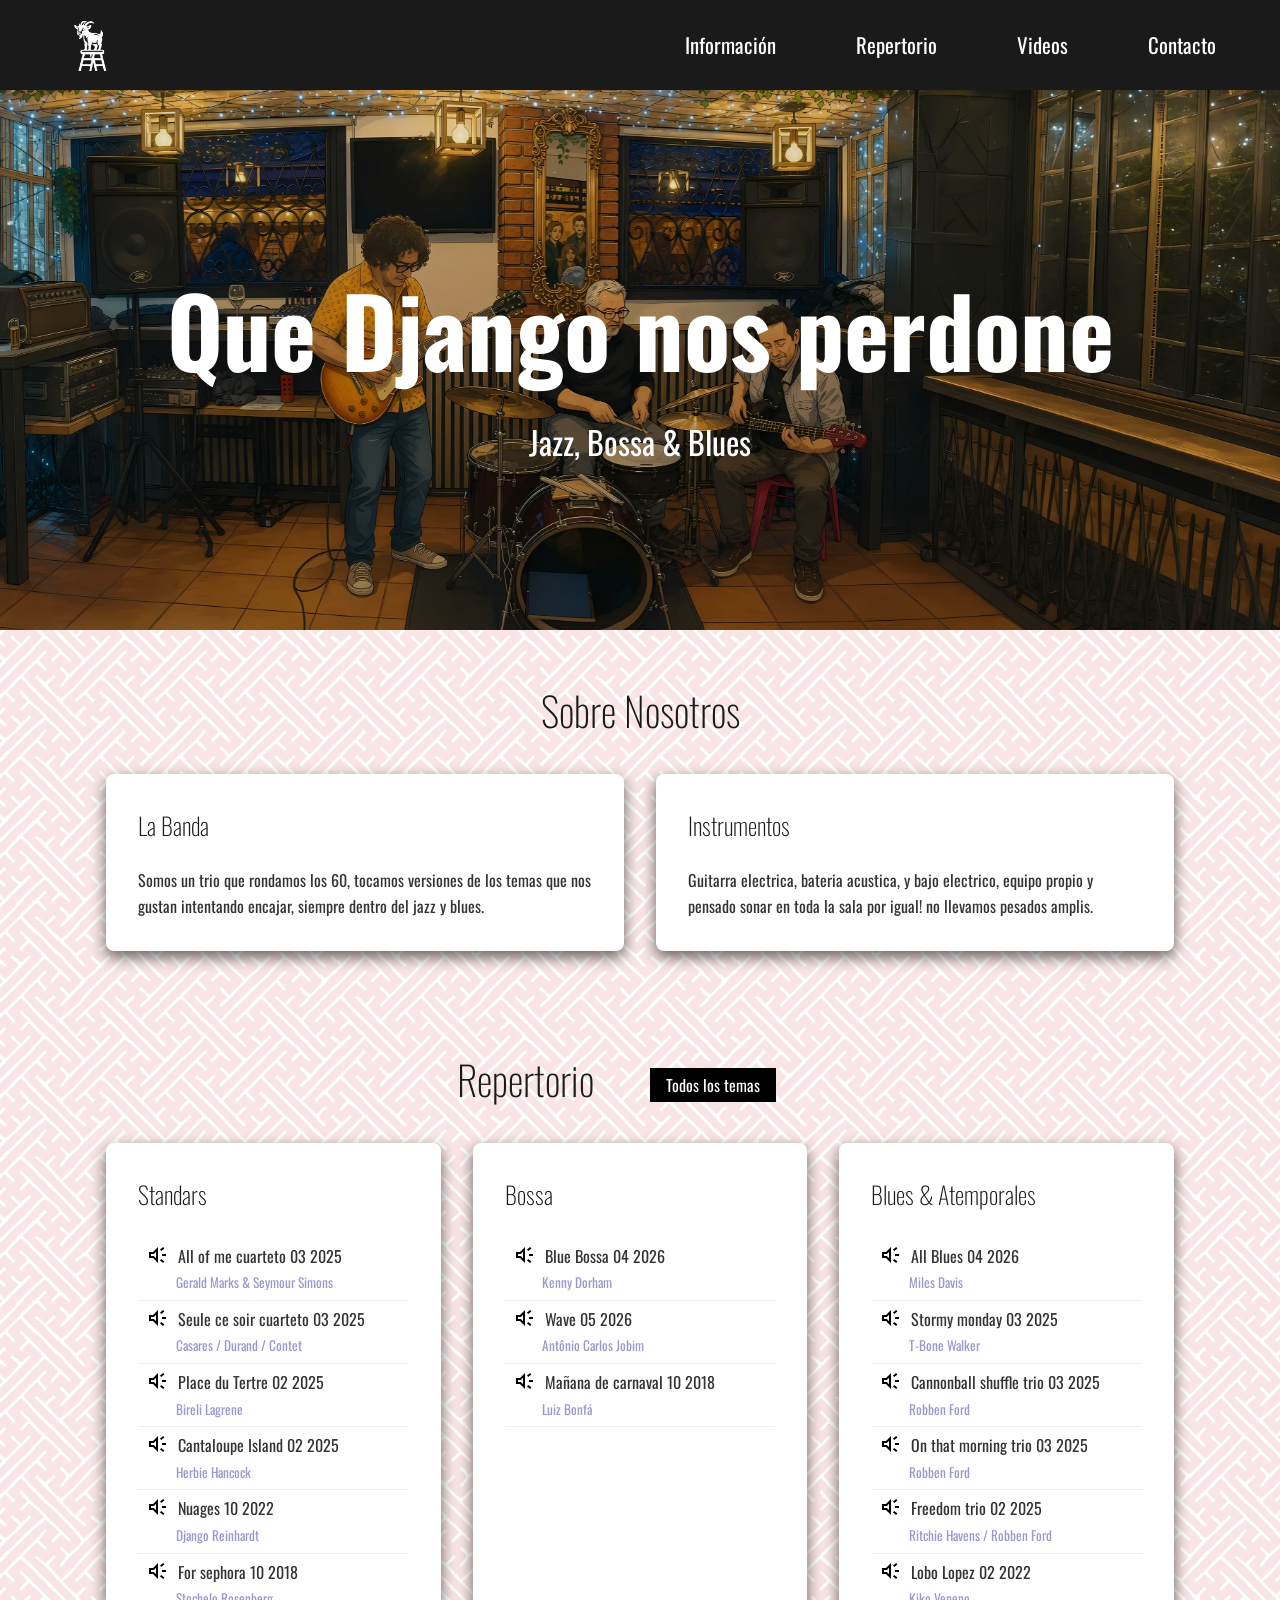
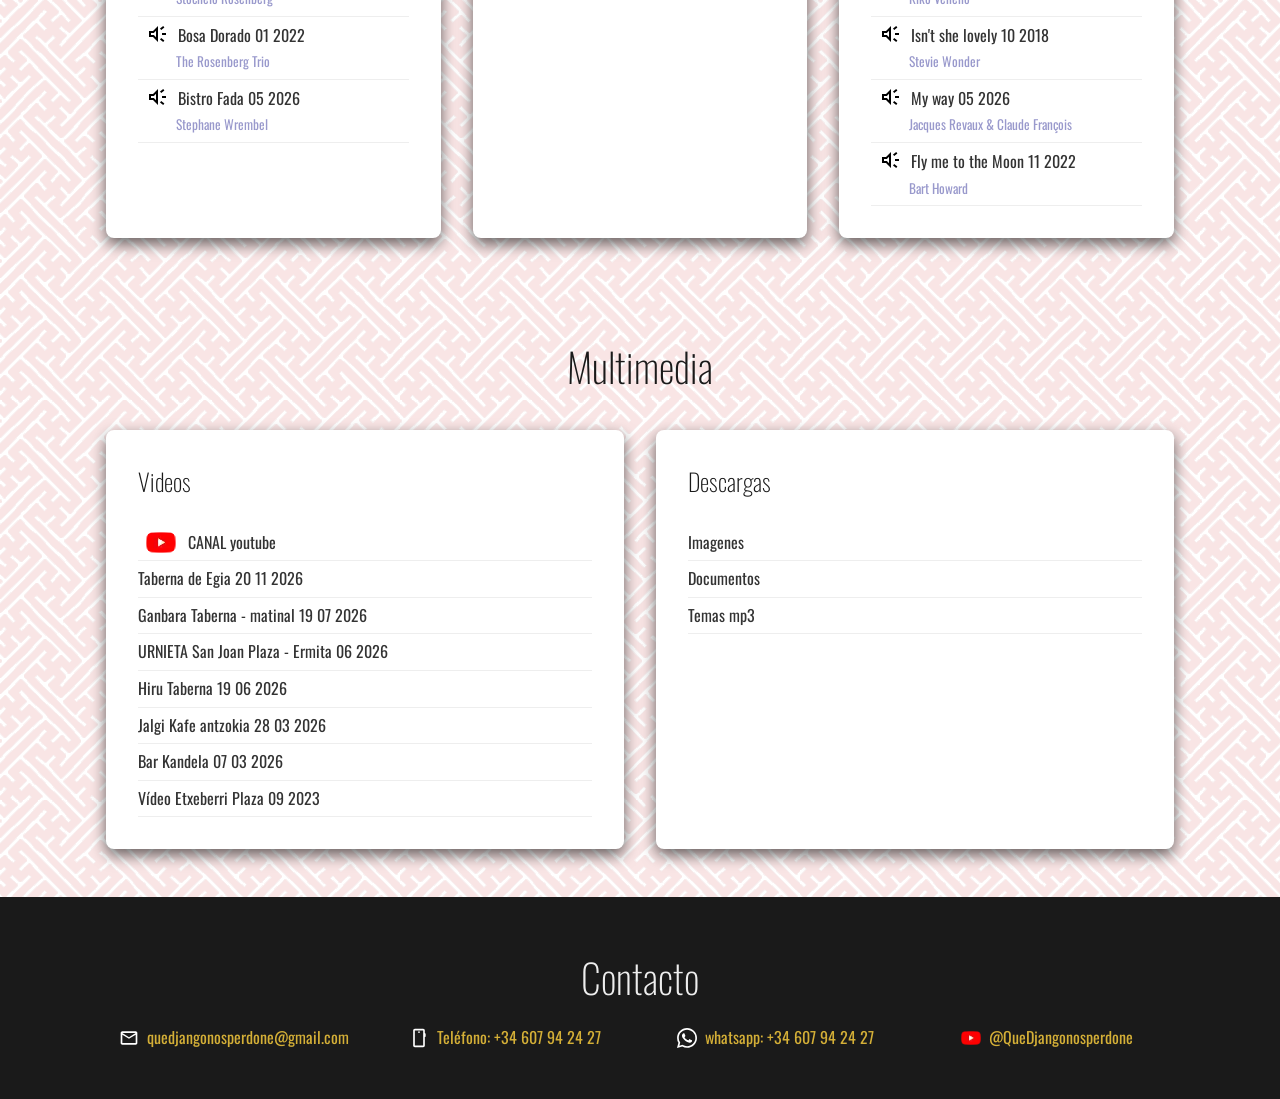
<file: docs/index.html>
<!DOCTYPE html>
<html lang="es">

<head>
    <meta charset="UTF-8">
    <meta name="viewport" content="width=device-width, initial-scale=1.0">
    <meta name="keywords" content="grupo, musical, gypsy, gipsy, manouche, jazz">
    <meta http-equiv="Cache-Control" content="no-store" />
    <meta name="description" content="Página del grupo de versiones">
    <title>Que Django nos perdone </title>
    <link rel="stylesheet" href="style.css">
    <link rel="shortcut icon" href="img/favicon.ico" />
    <script defer src="codigo.js"></script>
</head>

<body>
    <nav>
        <div class="logo"><img src="img/logo.webp" alt="nuestra cabra"></div>
        <ul class="nav-links">
            <li><a href="#info">Información</a></li>
            <li><a href="#temas">Repertorio</a></li>
            <li><a href="#video">Videos</a></li>
            <li><a href="#contacto">Contacto</a></li>
        </ul>
    </nav>

    <header class="hero">
        <div class="hero-content">
            <h1>Que Django nos perdone</h1>
            <p>Jazz, Bossa & Blues</p>
        </div>
    </header>

    <section id="info" class="container">
        <h2>Sobre Nosotros</h2>
        <div class="info-grid">
            <div class="info-card">
                <h3>La Banda</h3>
                <p>Somos un trio que rondamos los 60, tocamos versiones de los temas que nos gustan intentando
                    encajar, siempre dentro del jazz y blues.</p>
            </div>
            <div class="info-card">
                <h3>Instrumentos</h3>
                <p>Guitarra electrica, bateria acustica, y bajo electrico, equipo propio y pensado sonar
                    en toda la sala por igual! no llevamos pesados amplis.
                </p>
            </div>
        </div>
    </section>

    <section id="temas" class="bg-light">
        <div class="container">
            <h2>Repertorio <a href="temas.html">Todos los temas</a></h2>
            <div id="listaTemas" class="temas-grid">
                <div class="estilo-col">
                    <h3>Standars</h3>
                    <ul id="standars">
                        <!--/////////////////////-->
                    </ul>
                </div>
                <div class="estilo-col">
                    <h3>Bossa</h3>
                    <ul id="bossa">
                        <!--/////////////////////-->
                    </ul>
                </div>
                <div class="estilo-col">
                    <h3>Blues & Atemporales</h3>
                    <ul id="blues">
                        <!--/////////////////////-->
                    </ul>
                </div>
            </div>
        </div>
    </section>

    <section id="video" class="bg-light">
        <div class="container">
            <h2>Multimedia</h2>
            <div class="temas-grid">
                <div class="estilo-col">
                    <h3>Videos</h3>
                    <ul id="videos">
                        <!--/////////////////////-->
                    </ul>
                </div>
                <div class="estilo-col">
                    <h3>Descargas</h3>
                    <ul id="descargas">
                        <!--/////////////////////-->
                    </ul>
                </div>
            </div>
        </div>
    </section>

    <footer id="contacto">
        <div class="container">
            <h2>Contacto</h2>
            <div class="contact-info">
                <a href="mailto:quedjangonosperdone@gmail.com">
                    <img src="img/email.svg">quedjangonosperdone@gmail.com</a>
                <a href="tel:34607942427">
                    <img src="img/telefono.svg">Teléfono:&nbsp;+34&nbsp;607&nbsp;94&nbsp;24&nbsp;27</a>
                <a href="https://api.whatsapp.com/send?phone=607942427&text=">
                    <img src="img/whatsapp.svg">whatsapp:&nbsp;+34&nbsp;607&nbsp;94&nbsp;24&nbsp;27</a>
                <a href="https://www.youtube.com/@QueDjangonosperdone">
                    <img src="img/yt.webp">@QueDjangonosperdone</a>
                <!--<p><img src="img/instagram.svg"> Instagram: <a href="#">@tu_banda_musical</a></p>-->
            </div>
        </div>
    </footer>

    <audio id="reproductor" src=""></audio>

</body>

</html>
</file>
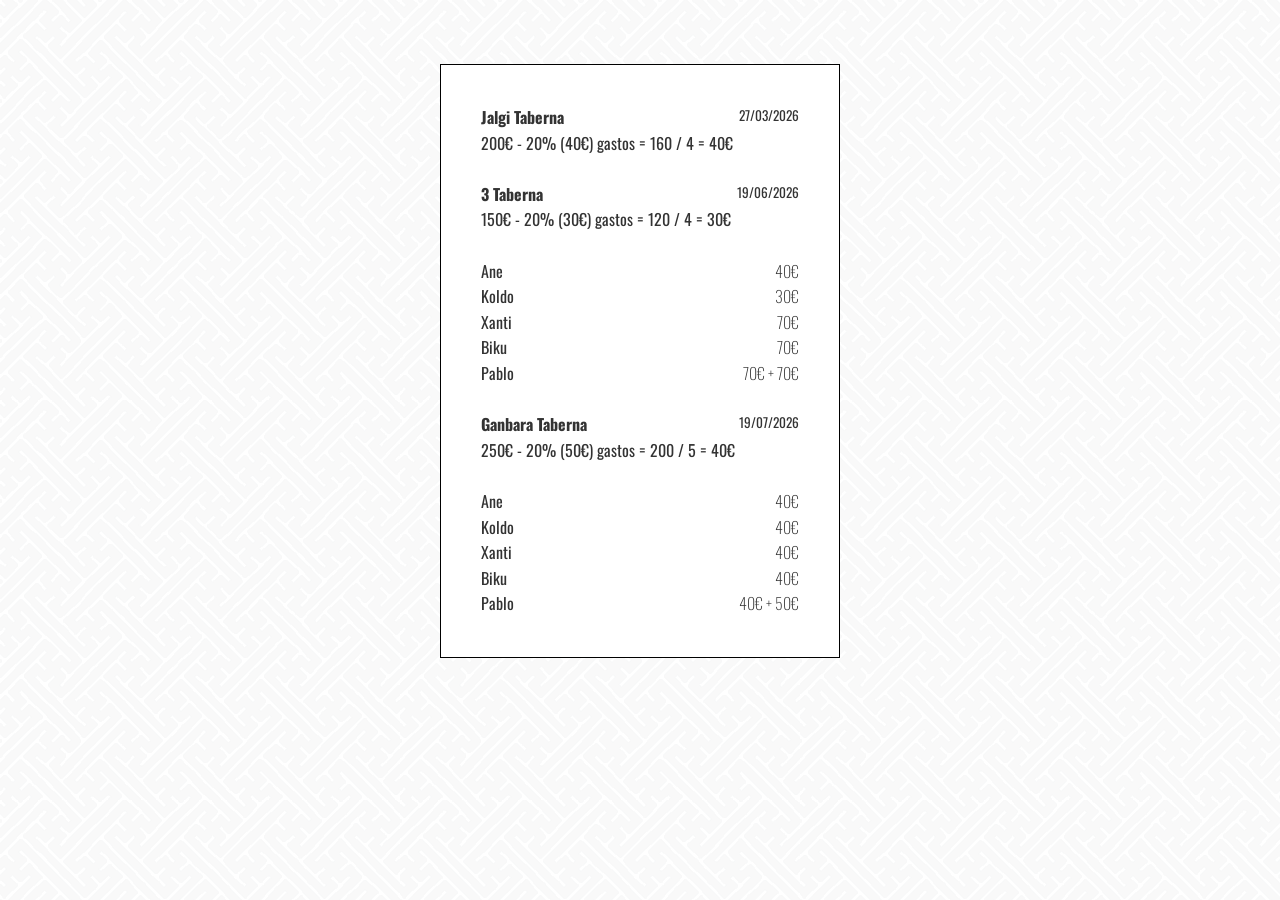
<file: docs/bolos.html>
<!DOCTYPE html>
<html lang="es">

<head>
    <meta charset="UTF-8">
    <meta name="viewport" content="width=device-width, initial-scale=1.0">
    <link rel="stylesheet" href="style.css">
    <title>Cuentas</title>
    <style>
        body {
            background-color: #f9f9f9
        }

        section {
            background-color: white;
            margin: 5% auto;
            max-width: 400px;
            padding: 40px;
            border: 1px solid #000;
        }

        span,
        h4 {
            display: inline-block;
            min-width: 100%;
        }

        span>b,
        h4>small {
            float: right;
            font-weight: lighter;
        }
    </style>
</head>

<body>
    <section>
        <h4>Jalgi Taberna<small>27/03/2026</small></h4>
        <p>200€ - 20% (40€) gastos = 160 / 4 = 40€</p>
        <br>
        <h4>3 Taberna<small>19/06/2026</small></h4>
        <p>150€ - 20% (30€) gastos = 120 / 4 = 30€</p>
        <br>
        <span>Ane<b>40€</b></span>
        <span>Koldo<b>30€</b></span>
        <span>Xanti<b>70€</b></span>
        <span>Biku<b>70€</b></span>
        <span>Pablo<b>70€ + 70€</b></span>
        <br><br>
        <h4>Ganbara Taberna<small>19/07/2026</small></h4>
        <p>250€ - 20% (50€) gastos = 200 / 5 = 40€</p>
        <br>
        <span>Ane<b>40€</b></span>
        <span>Koldo<b>40€</b></span>
        <span>Xanti<b>40€</b></span>
        <span>Biku<b>40€</b></span>
        <span>Pablo<b>40€ + 50€</b></span>
    </section>
</body>

</html>
</file>
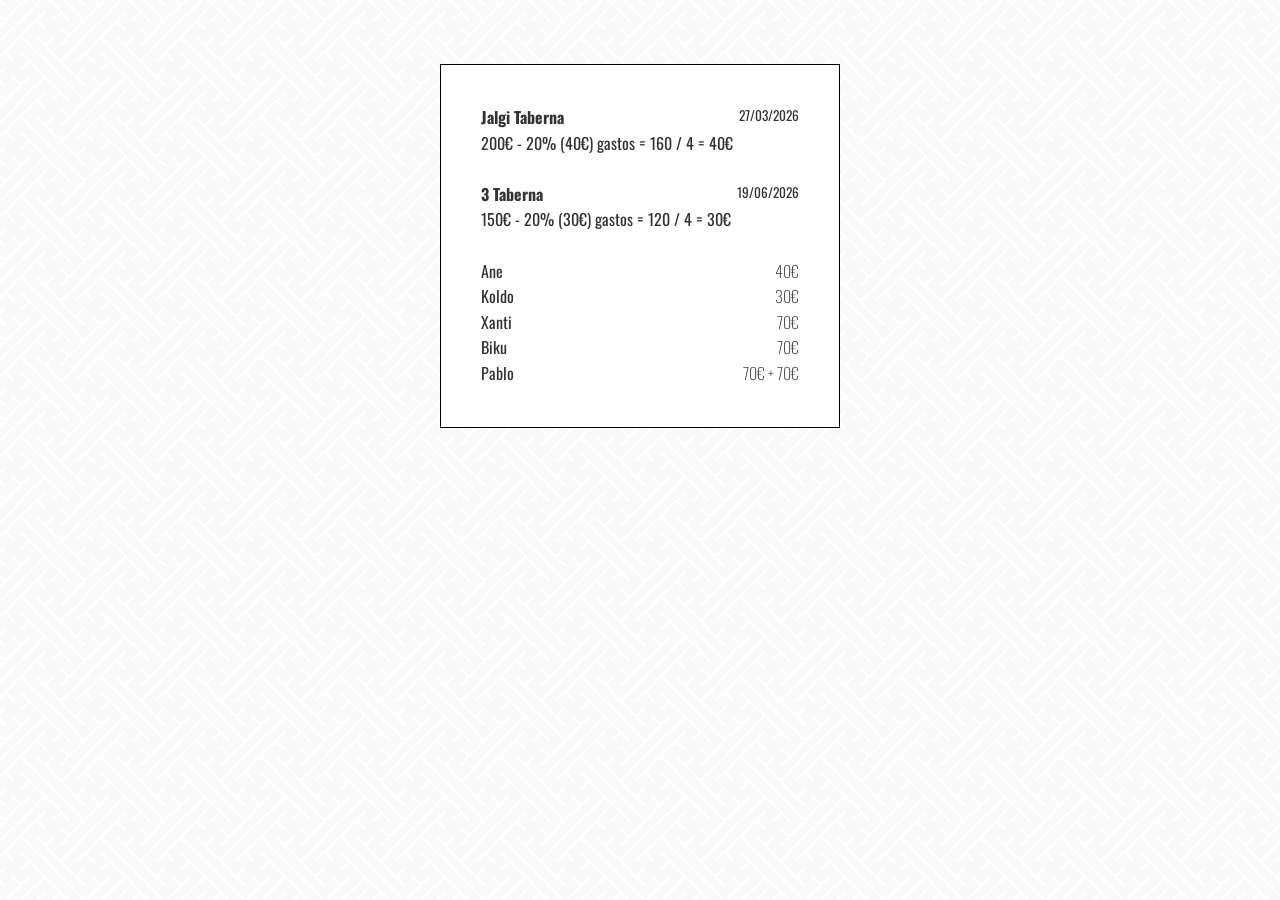
<file: docs/cuentas.html>
<!DOCTYPE html>
<html lang="es">

<head>
    <meta charset="UTF-8">
    <meta name="viewport" content="width=device-width, initial-scale=1.0">
    <link rel="stylesheet" href="style.css">
    <title>Cuentas</title>
    <style>
        body {
            background-color: #f9f9f9
        }

        section {
            background-color: white;
            margin: 5% auto;
            max-width: 400px;
            padding: 40px;
            border: 1px solid #000;
        }

        span,
        h4 {
            display: inline-block;
            min-width: 100%;
        }

        span>b,
        h4>small {
            float: right;
            font-weight: lighter;
        }
    </style>
</head>

<body>
    <section>
        <h4>Jalgi Taberna<small>27/03/2026</small></h4>
        <p>200€ - 20% (40€) gastos = 160 / 4 = 40€</p>
        <br>
        <h4>3 Taberna<small>19/06/2026</small></h4>
        <p>150€ - 20% (30€) gastos = 120 / 4 = 30€</p>
        <br>
        <span>Ane<b>40€</b></span>
        <span>Koldo<b>30€</b></span>
        <span>Xanti<b>70€</b></span>
        <span>Biku<b>70€</b></span>
        <span>Pablo<b>70€ + 70€</b></span>

    </section>
</body>

</html>
</file>
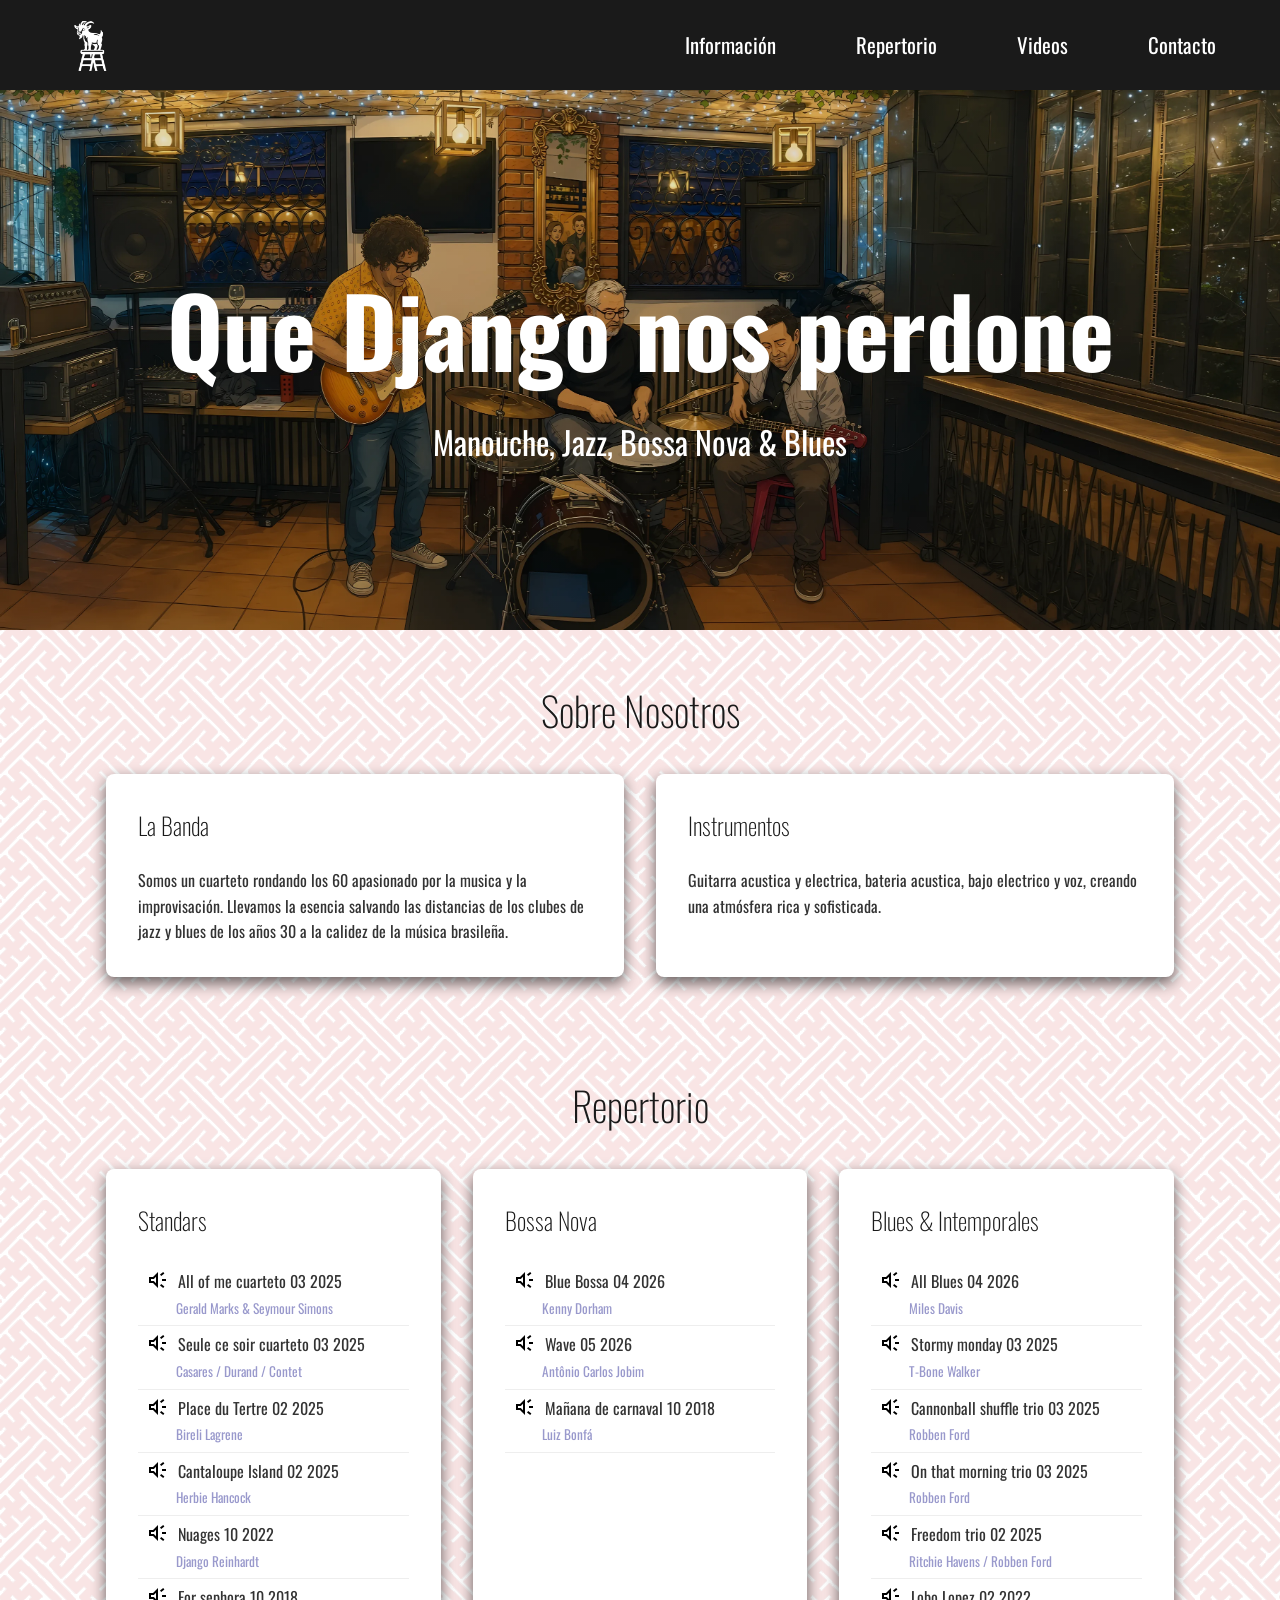
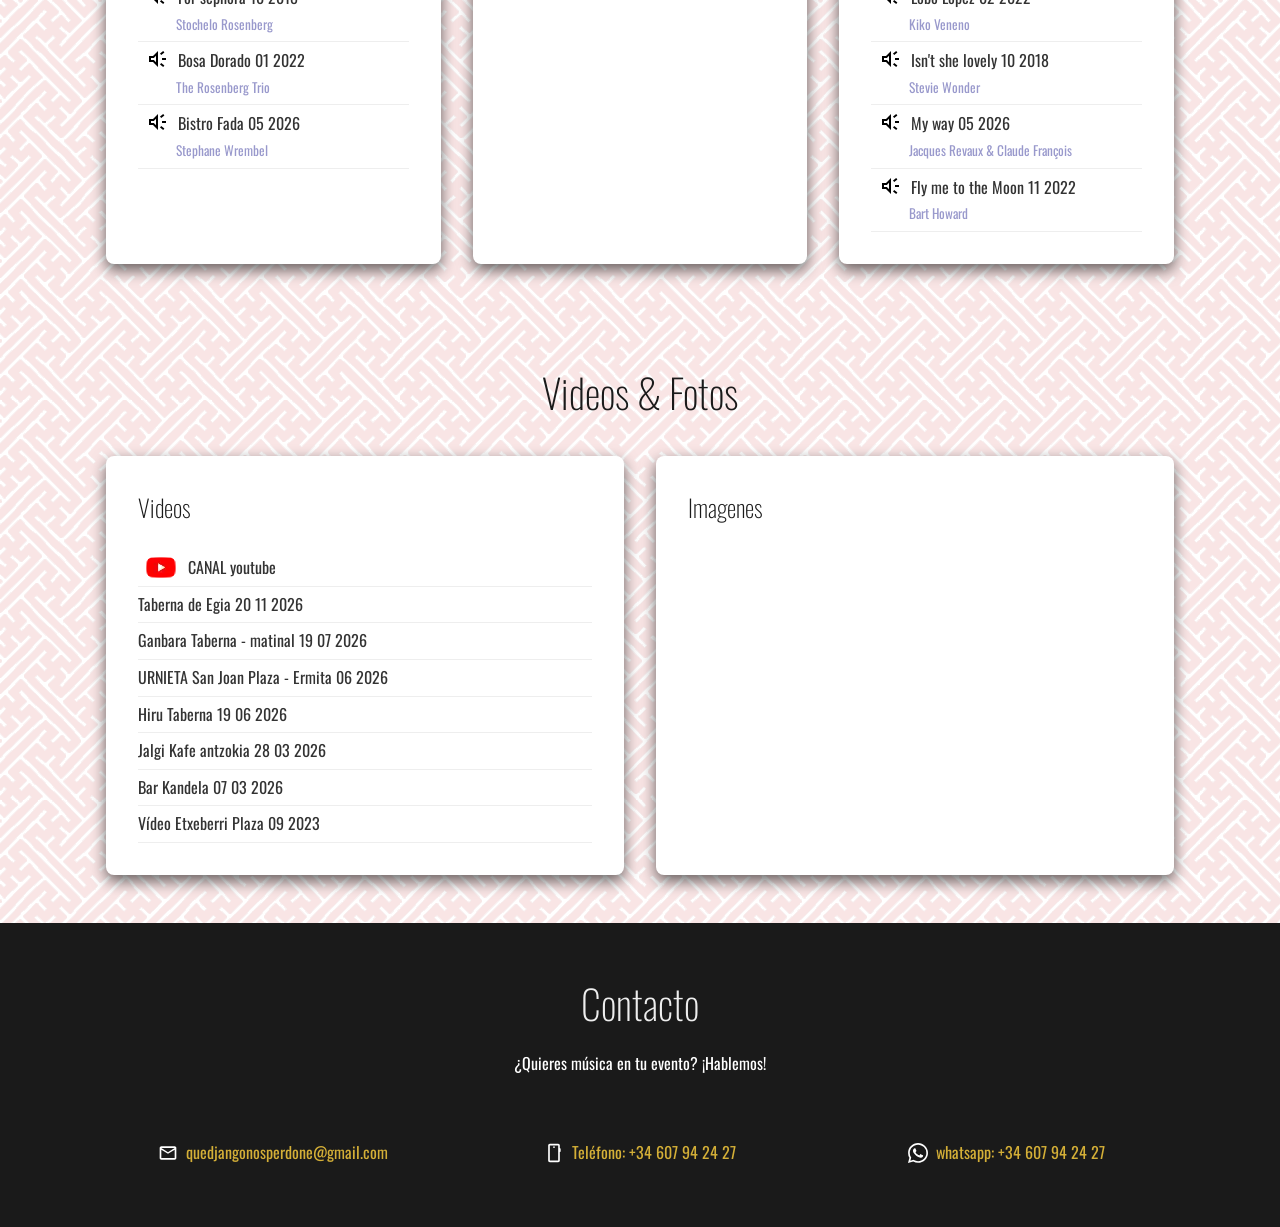
<file: docs/gemini.html>
<!DOCTYPE html>
<html lang="es">

<head>
    <meta charset="UTF-8">
    <meta name="viewport" content="width=device-width, initial-scale=1.0">
    <meta name="keywords" content="grupo, musical, gypsy, gipsy, manouche, jazz">
    <meta http-equiv="Cache-Control" content="no-store" />
    <meta name="description" content="Página del grupo de jazz">
    <title>Que Django nos perdone </title>
    <link rel="stylesheet" href="style.css">
    <link rel="shortcut icon" href="img/favicon.ico" />
    <script defer src="codigo.js"></script>
</head>

<body>

    <nav>
        <div class="logo"><img src="img/logo.webp" alt="nuestra cabra"></div>
        <ul class="nav-links">
            <li><a href="#info">Información</a></li>
            <li><a href="#temas">Repertorio</a></li>
            <li><a href="#video">Videos</a></li>
            <li><a href="#contacto">Contacto</a></li>
        </ul>
    </nav>

    <header class="hero">
        <div class="hero-content">
            <h1>Que Django nos perdone</h1>
            <p>Manouche, Jazz, Bossa Nova & Blues</p>
        </div>
    </header>

    <section id="info" class="container">
        <h2>Sobre Nosotros</h2>
        <div class="info-grid">
            <div class="info-card">
                <h3>La Banda</h3>
                <p>Somos un cuarteto rondando los 60 apasionado por la musica y la improvisación. Llevamos  la
                    esencia salvando las distancias de los clubes de jazz y blues de los años 30 a la calidez de la música brasileña.</p>
            </div>
            <div class="info-card">
                <h3>Instrumentos</h3>
                <p>Guitarra acustica y electrica, bateria acustica, bajo electrico y voz, creando una atmósfera rica y sofisticada.</p>
            </div>
        </div>
    </section>

    <section id="temas" class="bg-light">
        <div class="container">
            <h2>Repertorio</h2>
            <div id="listaTemas" class="temas-grid">
                <div class="estilo-col">
                    <h3>Standars</h3>
                    <ul id="standars">
                        <!--/////////////////////-->
                    </ul>
                </div>
                <div class="estilo-col">
                    <h3>Bossa Nova</h3>
                    <ul id="bossa">
                        <!--/////////////////////-->
                    </ul>
                </div>
                <div class="estilo-col">
                    <h3>Blues & Intemporales</h3>
                    <ul id="blues">
                        <!--/////////////////////-->
                    </ul>
                </div>

            </div>
        </div>
    </section>

    <section id="video" class="bg-light">
        <div class="container">
            <h2>Videos & Fotos</h2>
            <div class="temas-grid">
                <div class="estilo-col">
                    <h3>Videos</h3>
                    <ul id="videos">
                        <!--/////////////////////-->
                    </ul>
                </div>
                <div class="estilo-col">
                    <h3>Imagenes</h3>
                    <ul id="fotos">
                        <!--/////////////////////-->
                    </ul>
                </div>

            </div>
        </div>

    </section>

    <footer id="contacto">
        <div class="container">
            <h2>Contacto</h2>
            <p>¿Quieres música en tu evento? ¡Hablemos!</p><br><br>
            <div class="contact-info">
                <a href="mailto:quedjangonosperdone@gmail.com">
                    <img src="img/email.svg">quedjangonosperdone@gmail.com</a><br><br>
                <a href="tel:34607942427">
                    <img src="img/telefono.svg"> Teléfono: +34 607 94 24 27</a><br><br>
                <a href="https://api.whatsapp.com/send?phone=607942427&text=">
                    <img src="img/whatsapp.svg"> whatsapp: +34 607 94 24 27</a>
                <!--<p><img src="img/instagram.svg"> Instagram: <a href="#">@tu_banda_musical</a></p>-->
            </div>
        </div>
    </footer>
    <audio id="reproductor" src=""></audio>
</body>

</html>
</file>
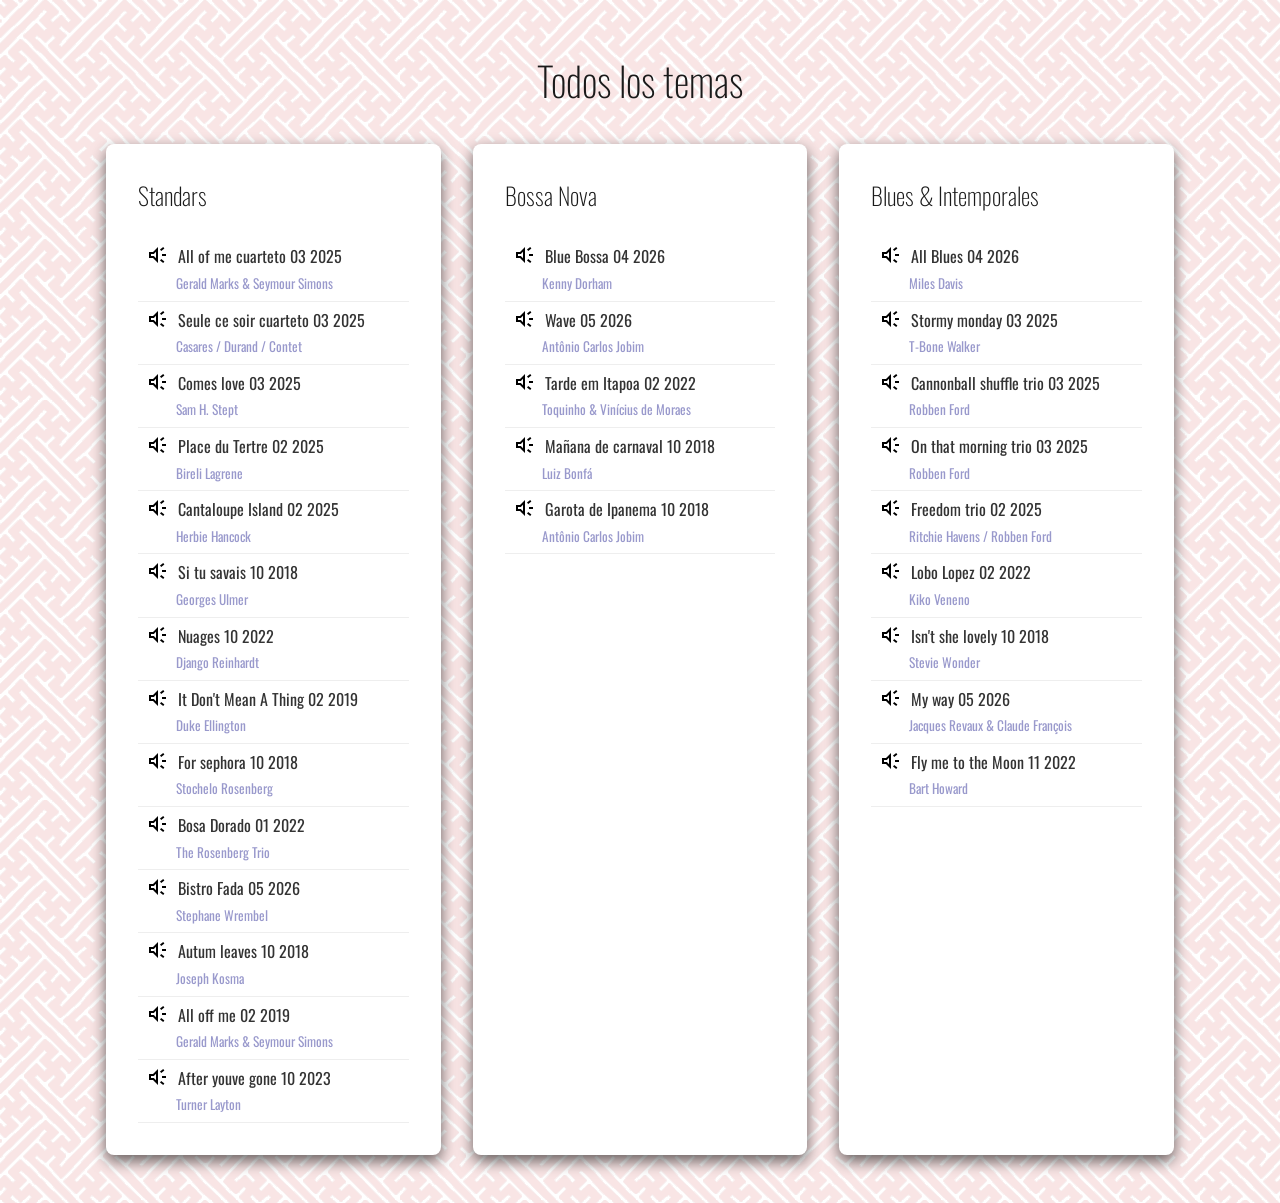
<file: docs/temas.html>
<!DOCTYPE html>
<html lang="es">

<head>
    <meta charset="UTF-8">
    <meta name="viewport" content="width=device-width, initial-scale=1.0">
    <link rel="stylesheet" href="style.css">
    <link rel="shortcut icon" href="img/favicon.ico" />
    <title>Todos los temas</title>
</head>
<body>
    <section id="temas" class="bg-light">
        <div class="container">
            <h2>Todos los temas</h2>
            <div id="listaTemas" class="temas-grid">
                <div class="estilo-col">
                    <h3>Standars</h3>
                    <ul id="standars">
                        <!--/////////////////////-->
                    </ul>
                </div>
                <div class="estilo-col">
                    <h3>Bossa Nova</h3>
                    <ul id="bossa">
                        <!--/////////////////////-->
                    </ul>
                </div>
                <div class="estilo-col">
                    <h3>Blues & Intemporales</h3>
                    <ul id="blues">
                        <!--/////////////////////-->
                    </ul>
                </div>

            </div>
        </div>
    </section>
</body>
<script>
    const $ = ele => document.querySelector(ele)
    const standars = $('#standars')
    const bossa = $('#bossa')
    const blues = $('#blues')
    const reproductor = $('#reproductor')
    //
    const listaDatos = DATOS => {
        let dir, tipo, nombre
        for (let i in DATOS.elementos) {
            dir = DATOS.elementos[i].direccion
            tipo = DATOS.elementos[i].tipo
            nombre = DATOS.elementos[i].nombre
            if (tipo === "jazz") {
                standars.innerHTML += `<li id="elemento${[i]}" onclick="play('${dir}')" 
            class="elemento"><img src="img/play.svg">${nombre}</li>`
            } else if (tipo === "bossa") {
                bossa.innerHTML += `<li id="elemento${[i]}" onclick="play('${dir}')" 
            class="elemento"><img src="img/play.svg">${nombre}</li>`
            } else if (tipo === "blues" || tipo === "intemporal") {
                blues.innerHTML += `<li id="elemento${[i]}" onclick="play('${dir}')" 
            class="elemento"><img src="img/play.svg">${nombre}</li>`
            }
        }
    }
    const play = tema => {
        window.open(`MP3/${tema}`, 'blank')
    }
    const t = new Date().getTime()
    fetch(`datos.json?t=${t}`)
        .then(response => response.json())
        .then(data => {
            data.elementos.reverse()
            listaDatos(data)
        })
</script>
</html>
</file>
<file: docs/style.css>
/* Configuración General */
@font-face {
    font-family: texto;
    src: url("fuentes/IndieFlower-Regular.ttf");
}

@font-face {
    font-family: lista;
    src: url('fuentes/Oswald-VariableFont.ttf');
}

* {
    margin: 0;
    padding: 0;
    box-sizing: border-box;
}

html {
    scroll-behavior: smooth;
}

body {
    font-family: lista;
    color: #333;
    line-height: 1.6;
    background-color: #f9e5e5;
    /* */
    background-image: url('img/fondo.png');
    background-repeat: repeat;
    background-position: top left;

    user-select: none;
}

h1, h2, h3 {
    font-family: lista;

}

h2, h3 {
    font-weight: 200;
}

#info, #temas, #video, #contacto {
    scroll-margin-top: 5rem;
}

.container {
    max-width: 1100px;
    margin: auto;
    padding: 3rem 1rem;
    overflow: hidden;
}

.logo {
    display: flex;
    align-items: center;
    justify-content: center;
}

.logo img {
    margin-top: 0.1rem;
    width: 3.5rem;


}

/* Navegación */
nav {
    background: #1a1a1a;
    font-size: 1.3rem;
    color: #fff;
    display: flex;
    justify-content: space-between;
    align-items: center;
    padding: 1rem 5%;
    position: sticky;
    top: 0;
    max-height: 90px;
    z-index: 1000;
}

.nav-links {
    display: flex;
    list-style: none;

}

.nav-links li {
    border: none;
}

.nav-links li a {
    color: #fff;
    text-decoration: none;
    margin-left: 5rem;
    font-weight: 400;
    transition: color 0.5s;
}

.nav-links li a:hover {
    color: #d4af37;
    /* Dorado */
}

/* Hero Section */
.hero {
    background: linear-gradient(rgba(0, 0, 0, 0.1), rgba(0, 0, 0, 0.2)),
        url('img/imgFondo.webp');
    background-size: cover;
    background-position: bottom;
    height: 60vh;
    display: flex;
    align-items: center;
    justify-content: center;
    color: #fff;
    text-align: center;
}

.hero h1 {
    font-size: 6em;
    margin-bottom: 10px;
}

.hero p {
    font-size: 2em;
}

/* Grid de Información y Temas */
.info-grid, .temas-grid, .video-grid {
    display: grid;
    grid-template-columns: repeat(auto-fit, minmax(250px, 1fr));
    gap: 2rem;
    margin-top: 2rem;
}

.musica-container {
    min-height: 80vh;
}

.info-card, .estilo-col, .estilo-col-lista {
    background: #fff;
    padding: 2rem;
    border-radius: 8px;
    box-shadow: 0 6px 15px rgba(0, 0, 0, 0.6);
}


.bg-light {
    background: transparent;
}

h2 {
    text-align: center;
    font-size: 2.5rem;
    margin-bottom: 1rem;
    color: #1a1a1a;
}

h2>a {
    font-size: 1rem;
    background-color: black;
    color: #fff;
    text-decoration: none;
    font-weight: 400;
    padding: 0.3rem 1rem;
    vertical-align: middle;
    margin: auto 3rem;
    transition: color 0.5s;
}

h3 {

    font-size: 1.5rem;
    margin-bottom: 1.5rem;
    color: #1a1a1a;
}

ul {
    list-style: none;
}

ul li {
    padding: 5px 0;
    border-bottom: 1px solid #eee;
    transition: color 0.6s;
}

ul li:hover, h2>a:hover {
    color: #d4af37;
}

ul li img {
    vertical-align: baseline;
    margin-right: 0.5rem;
    margin-left: 0.5rem;
    margin-bottom: -4px;
}

ul>li>span {
    padding: 0 0.5rem;
    font-size: 0.8rem;
    color: #fff;
    vertical-align: baseline;
    margin-left: 0.5rem;
    background-color: #ccc;
}

ul>li>small {
    color: #99c;
    margin-left: 2.35rem;

}

/* Contacto */
footer {
    background: #1a1a1a;
    color: #fff;
    text-align: center;

}

footer h2 {
    color: #eee;
}

/* Contenedor principal con Flexbox */
.contact-info {
    display: flex;
    flex-wrap: wrap;
    gap: 1rem;
    width: 100%;
}

.contact-info a {
    display: flex;
    align-items: center;
    justify-content: center;
    gap: 0.5rem;
    color: #d4af37;
    flex: 1 1 240px;
    box-sizing: border-box;
    padding: 0;
    width: 250px;
    max-height: 50px;
    text-decoration: none;
    border-radius: 6px;
    transition: color 0.5s;
}

.contact-info a:hover {
    color: #fff
}

/* Estructura de la imagen dentro del enlace */
.contact-info a img {
    width: 20px;
    height: 20px;
    object-fit: contain;
    flex-shrink: 0;
}

/*
footer a {
    color: #d4af37;
    text-decoration: none;
}

footer a img {
    vertical-align: text-bottom;
    width: 24px;
    margin-right: 10px;
}
*/
/* Media Queries para Móviles */
@media (max-width: 768px) {
    .nav-links {
        display: none;
    }

    .hero h1 {
        font-size: 2.1rem;
    }

    .hero p {
        font-size: 1.4rem;
    }

    .container h2 {
        font-size: 1.7rem;
    }

    .logo {
        width: 100vw;
        text-align: center;
    }

}

@media (max-width: 1000px) {
    .hero h1 {
        font-size: 3rem;
    }
}
</file>
